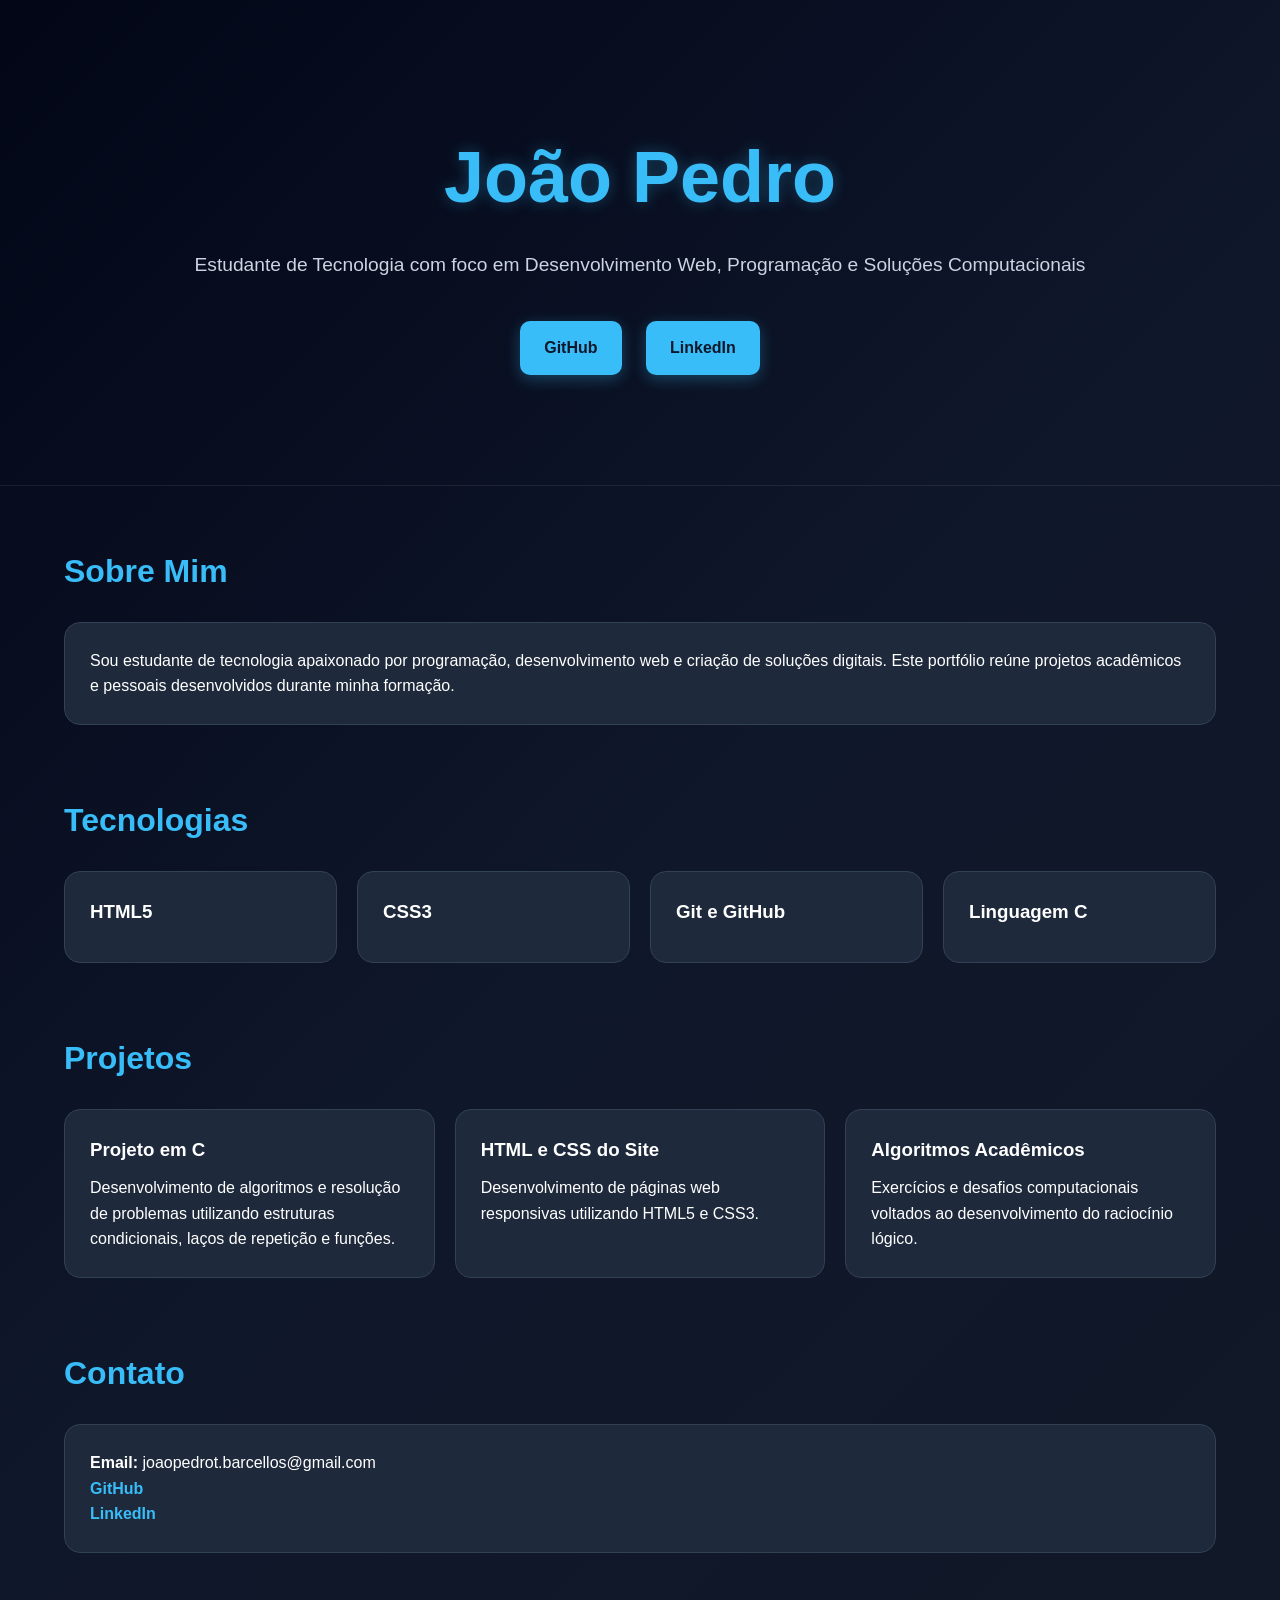
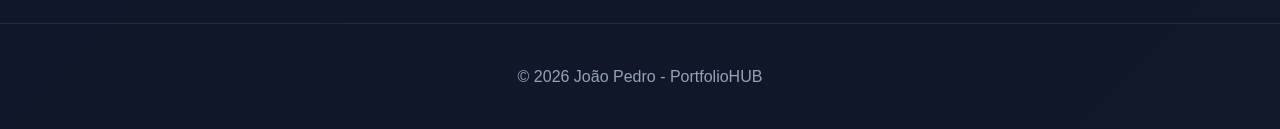
<file: docs/index.html>
<!DOCTYPE html>
<html lang="pt-br">

<head>
    <meta charset="UTF-8">
    <meta name="viewport" content="width=device-width, initial-scale=1.0">
    <title>João Pedro | PortfolioHUB</title>
    <link rel="stylesheet" href="style.css">
</head>

<body>

    <header class="hero">

        <h1>João Pedro</h1>

        <p class="cargo">
            Estudante de Tecnologia com foco em Desenvolvimento Web, Programação e Soluções Computacionais
        </p>

        <div class="links">

            <a href="https://github.com/joaopedrotbarcellos-debug" target="_blank">
                GitHub
            </a>

            <a href="https://www.linkedin.com/in/joao-pedro-teixeira-barcellos-43985b3ab/" target="_blank">
                LinkedIn
            </a>

        </div>

    </header>

    <main class="container">

        <!-- SOBRE MIM -->
        <section>

            <h2>Sobre Mim</h2>

            <div class="card">

                <p>
                    Sou estudante de tecnologia apaixonado por programação,
                    desenvolvimento web e criação de soluções digitais.
                    Este portfólio reúne projetos acadêmicos e pessoais
                    desenvolvidos durante minha formação.
                </p>

            </div>

        </section>

        <!-- TECNOLOGIAS -->
        <section>

            <h2>Tecnologias</h2>

            <div class="grid">

                <div class="card">
                    <h3>HTML5</h3>
                </div>

                <div class="card">
                    <h3>CSS3</h3>
                </div>

                <div class="card">
                    <h3>Git e GitHub</h3>
                </div>

                <div class="card">
                    <h3>Linguagem C</h3>
                </div>

            </div>

        </section>

        <!-- PROJETOS -->
        <section>

            <h2>Projetos</h2>

            <div class="grid">

                <div class="card">
                    <h3>Projeto em C</h3>
                    <p>
                        Desenvolvimento de algoritmos e resolução de problemas
                        utilizando estruturas condicionais, laços de repetição
                        e funções.
                    </p>
                </div>

                <div class="card">
                    <h3>HTML e CSS do Site</h3>
                    <p>
                        Desenvolvimento de páginas web responsivas utilizando
                        HTML5 e CSS3.
                    </p>
                </div>

                <div class="card">
                    <h3>Algoritmos Acadêmicos</h3>
                    <p>
                        Exercícios e desafios computacionais voltados ao
                        desenvolvimento do raciocínio lógico.
                    </p>
                </div>

            </div>

        </section>

        <!-- CONTATO -->
        <section>

            <h2>Contato</h2>

            <div class="card">

                <p>
                    <strong>Email:</strong>
                    joaopedrot.barcellos@gmail.com
                </p>

                <p>
                    <a href="https://github.com/joaopedrotbarcellos-debug" target="_blank">
                        GitHub
                    </a>
                </p>

                <p>
                    <a href="https://www.linkedin.com/in/joao-pedro-teixeira-barcellos-43985b3ab/" target="_blank">
                        LinkedIn
                    </a>
                </p>

            </div>

        </section>

    </main>

    <footer>
        <p>© 2026 João Pedro - PortfolioHUB</p>
    </footer>

</body>

</html>
</file>
<file: docs/style.css>
html{
    scroll-behavior:smooth;
}

*{
    margin:0;
    padding:0;
    box-sizing:border-box;
}

body{
    background:linear-gradient(
        135deg,
        #020617,
        #0f172a,
        #111827
    );

    color:white;

    font-family:'Segoe UI',sans-serif;

    line-height:1.6;

    min-height:100vh;
}

/* CABEÇALHO */

.hero{

    text-align:center;

    padding:120px 20px 100px;

    border-bottom:1px solid rgba(255,255,255,0.08);
}

.hero h1{

    font-size:4.5rem;

    color:#38bdf8;

    margin-bottom:15px;

    text-shadow:
    0 0 15px rgba(56,189,248,0.3);
}

.cargo{

    color:#cbd5e1;

    font-size:1.2rem;

    margin-bottom:30px;
}

/* BOTÕES */

.links a{

    display:inline-block;

    margin:10px;

    padding:14px 24px;

    border-radius:10px;

    background:#38bdf8;

    color:#0f172a;

    font-weight:bold;

    text-decoration:none;

    transition:0.3s;

    box-shadow:
    0 4px 15px rgba(56,189,248,0.3);
}

.links a:hover{

    transform:
    translateY(-4px)
    scale(1.05);

    box-shadow:
    0 8px 25px rgba(56,189,248,0.4);
}

/* CONTEÚDO */

.container{

    width:90%;
    max-width:1200px;

    margin:auto;

    padding-top:60px;
}

section{

    margin-bottom:70px;
}

h2{

    margin-bottom:25px;

    color:#38bdf8;

    font-size:2rem;
}

/* GRID */

.grid{

    display:grid;

    grid-template-columns:
    repeat(auto-fit,minmax(250px,1fr));

    gap:20px;
}

/* CARDS */

.card{

    background:#1e293b;

    padding:25px;

    border-radius:16px;

    border:1px solid #334155;

    transition:0.3s;

    backdrop-filter:blur(5px);
}

.card h3{

    margin-bottom:10px;
}

.card:hover{

    transform:translateY(-6px);

    box-shadow:
    0 15px 30px rgba(0,0,0,0.35);
}

/* LINKS DENTRO DOS CARDS */

.card a{

    color:#38bdf8;

    text-decoration:none;

    font-weight:bold;
}

.card a:hover{

    text-decoration:underline;
}

/* RODAPÉ */

footer{

    text-align:center;

    padding:40px;

    color:#94a3b8;

    border-top:1px solid rgba(255,255,255,0.08);
}

/* RESPONSIVIDADE */

@media (max-width:768px){

    .hero{

        padding:80px 20px;
    }

    .hero h1{

        font-size:3rem;
    }

    .cargo{

        font-size:1rem;
    }

    .container{

        width:95%;
    }

    h2{

        font-size:1.7rem;
    }
}
</file>
